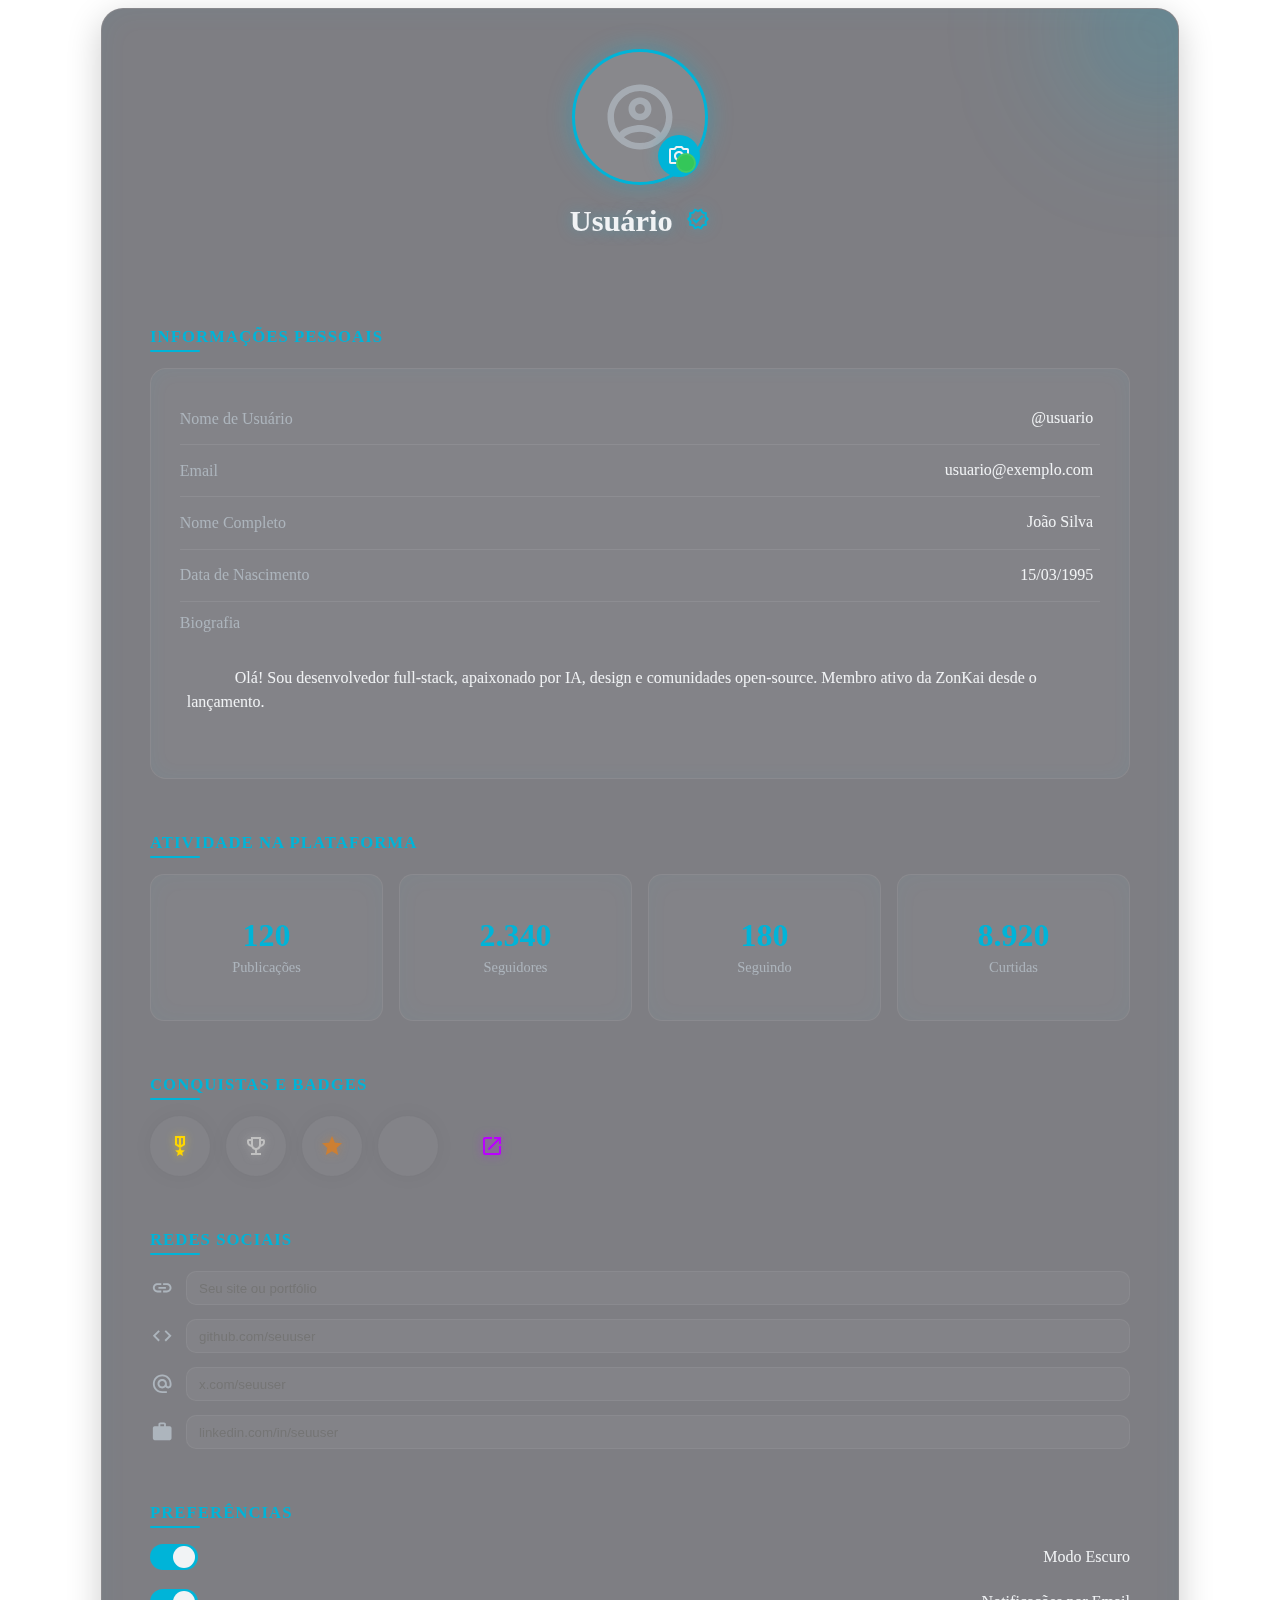
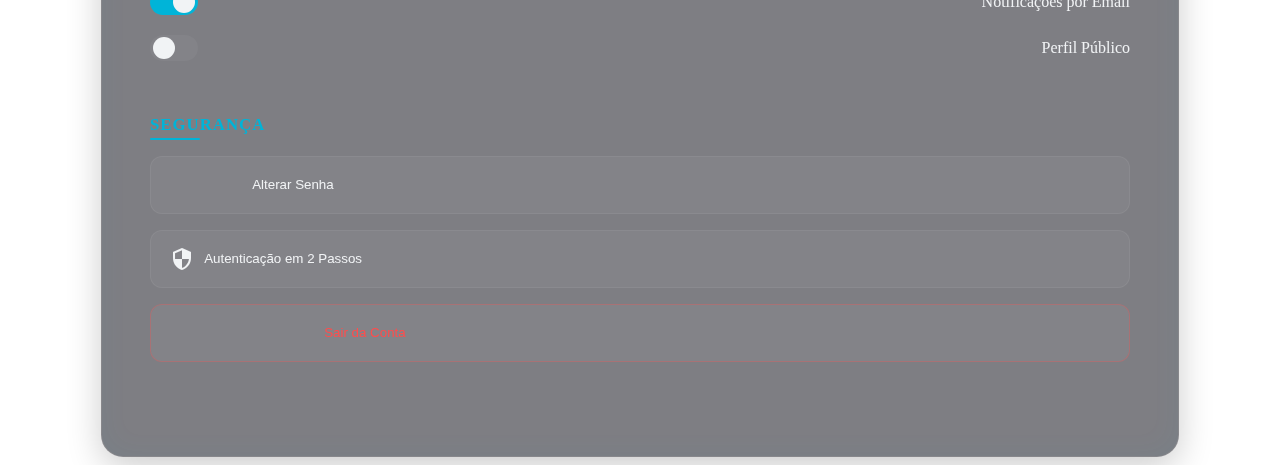
<file: accounts/profile.html>
<!DOCTYPE html>
<html lang="pt-br">
<head>
  <meta charset="UTF-8" />
  <meta name="viewport" content="width=device-width, initial-scale=1.0" />
  <title>Meu Perfil - ZonKai</title>

  <link rel="stylesheet" href="./css/profile.css" />
  <link href="https://fonts.googleapis.com/icon?family=Material+Icons+Outlined" rel="stylesheet">
  <link href="https://fonts.googleapis.com/css2?family=Outfit:wght@300;400;500;600;700&display=swap" rel="stylesheet">

  <script src="./js/profile.js" defer></script>
</head>
<body>

  <div class="profile-container">
    <!-- Cabeçalho -->
    <div class="profile-header">
      <div class="avatar-area">
        <div class="profile-avatar" id="profile-avatar" tabindex="0" role="button" aria-label="Alterar foto de perfil">
          <span class="material-icons-outlined">account_circle</span>
        </div>
        <button class="avatar-edit-btn" title="Alterar foto" aria-label="Alterar foto de perfil">
          <span class="material-icons-outlined">photo_camera</span>
        </button>
        <div class="status-indicator online" title="Online"></div>
      </div>

      <div class="header-info">
        <h2 id="profile-username" class="editable-inline" contenteditable="false">
          Usuário
          <span class="verified-badge" title="Conta verificada">
            <span class="material-icons-outlined">verified</span>
          </span>
        </h2>
      </div>
    </div>
    
    <!-- Informações da Conta -->
    <section class="profile-section">
      <h3>Informações Pessoais</h3>
      <div class="profile-info">
        <div class="info-item">
          <span class="label">Nome de Usuário</span>
          <span class="value editable" id="profile-username-edit" contenteditable="true">@usuario</span>
        </div>
        <div class="info-item">
          <span class="label">Email</span>
          <span class="value editable" id="profile-email" contenteditable="true">usuario@exemplo.com</span>
        </div>
        <div class="info-item">
          <span class="label">Nome Completo</span>
          <span class="value editable" id="profile-fullname" contenteditable="true">João Silva</span>
        </div>
        <div class="info-item">
          <span class="label">Data de Nascimento</span>
          <span class="value editable" id="profile-birthdate" contenteditable="true">15/03/1995</span>
        </div>
        <div class="info-item bio">
          <span class="label">Biografia</span>
          <span class="value editable" id="profile-bio" contenteditable="true">
            Olá! Sou desenvolvedor full-stack, apaixonado por IA, design e comunidades open-source. Membro ativo da ZonKai desde o lançamento.
          </span>
        </div>
      </div>
    </section>

    <!-- Estatísticas -->
    <section class="profile-section">
      <h3>Atividade na Plataforma</h3>
      <div class="stats-grid">
        <div class="stat-card">
          <span class="stat-number" id="stat-posts">120</span>
          <span class="stat-label">Publicações</span>
        </div>
        <div class="stat-card">
          <span class="stat-number" id="stat-followers">2.340</span>
          <span class="stat-label">Seguidores</span>
        </div>
        <div class="stat-card">
          <span class="stat-number" id="stat-following">180</span>
          <span class="stat-label">Seguindo</span>
        </div>
        <div class="stat-card">
          <span class="stat-number" id="stat-likes">8.920</span>
          <span class="stat-label">Curtidas</span>
        </div>
      </div>
    </section>

    <!-- Conquistas -->
    <section class="profile-section">
      <h3>Conquistas e Badges</h3>
      <div class="badges">
        <div class="badge gold" title="Membro Fundador">
          <span class="material-icons-outlined">military_tech</span>
        </div>
        <div class="badge silver" title="Top Contribuidor">
          <span class="material-icons-outlined">emoji_events</span>
        </div>
        <div class="badge bronze" title="Primeira Publicação">
          <span class="material-icons-outlined">star</span>
        </div>
        <div class="badge special" title="Early Adopter">
          <span class="material-icons-outlined">rocket_launch</span>
        </div>
      </div>
    </section>

    <!-- Links Sociais -->
    <section class="profile-section">
      <h3>Redes Sociais</h3>
      <div class="social-links">
        <div class="social-item">
          <span class="material-icons-outlined">link</span>
          <input type="url" class="social-input editable" id="social-website" placeholder="Seu site ou portfólio" />
        </div>
        <div class="social-item">
          <span class="material-icons-outlined">code</span>
          <input type="url" class="social-input editable" id="social-github" placeholder="github.com/seuuser" />
        </div>
        <div class="social-item">
          <span class="material-icons-outlined">alternate_email</span>
          <input type="url" class="social-input editable" id="social-twitter" placeholder="x.com/seuuser" />
        </div>
        <div class="social-item">
          <span class="material-icons-outlined">work</span>
          <input type="url" class="social-input editable" id="social-linkedin" placeholder="linkedin.com/in/seuuser" />
        </div>
      </div>
    </section>

    <!-- Preferências -->
    <section class="profile-section">
      <h3>Preferências</h3>
      <div class="preferences">
        <label class="switch-label">
          <input type="checkbox" id="pref-darkmode" checked />
          <span class="switch"></span>
          Modo Escuro
        </label>
        <label class="switch-label">
          <input type="checkbox" id="pref-notifications" checked />
          <span class="switch"></span>
          Notificações por Email
        </label>
        <label class="switch-label">
          <input type="checkbox" id="pref-public" />
          <span class="switch"></span>
          Perfil Público
        </label>
      </div>
    </section>

    <!-- Segurança -->
    <section class="profile-section">
      <h3>Segurança</h3>
      <div class="security-actions">
        <button class="action-btn">
          <span class="material-icons-outlined">key</span>
          Alterar Senha
        </button>
        <button class="action-btn">
          <span class="material-icons-outlined">security</span>
          Autenticação em 2 Passos
        </button>
        <button class="action-btn danger">
          <span class="material-icons-outlined">logout</span>
          Sair da Conta
        </button>
      </div>
    </section>
  </div>

</body>
</html>
</file>
<file: accounts/css/profile.css>
/* ===== VARIÁVEIS PARA TEMAS ===== */
:root {
  --profile-bg: rgba(20, 20, 30, 0.55);
  --profile-border: rgba(255, 255, 255, 0.08);
  --text-primary: #f1f3f5;
  --highlight-color: #00b4d8;
  --highlight-glow: rgba(0, 180, 216, 0.35);
  --secondary-text: #adb5bd;
  --surface-bg: rgba(255, 255, 255, 0.04);
  --surface-border: rgba(255, 255, 255, 0.06);
  --danger-color: #ff4d4d;
  --success-color: #34c759;
}

[data-theme="light"] {
  --profile-bg: rgba(245, 245, 250, 0.55);
  --profile-border: rgba(0, 0, 0, 0.08);
  --text-primary: #1a1a1a;
  --highlight-color: #007bff;
  --highlight-glow: rgba(0, 123, 255, 0.35);
  --secondary-text: #6c757d;
  --surface-bg: rgba(0, 0, 0, 0.03);
  --surface-border: rgba(0, 0, 0, 0.06);
  --danger-color: #dc3545;
  --success-color: #28a745;
}

/* ===== CONTAINER PRINCIPAL ===== */
.profile-container {
  width: 100%;
  max-width: 980px;
  margin: 0 auto;
  background: var(--profile-bg);
  border: 1px solid var(--profile-border);
  border-radius: 22px;
  backdrop-filter: blur(18px) saturate(160%);
  -webkit-backdrop-filter: blur(18px) saturate(160%);
  color: var(--text-primary);
  padding: 2.5rem 3rem;
  box-shadow: 0 10px 35px rgba(0, 0, 0, 0.2), inset 0 0 30px rgba(var(--highlight-rgb, 0, 180, 216), 0.05);
  position: relative;
  overflow: hidden;
  animation: fadeIn 0.6s ease;
}

[data-theme="light"] .profile-container {
  box-shadow: 0 10px 35px rgba(0, 0, 0, 0.1), inset 0 0 30px rgba(var(--highlight-rgb, 0, 123, 255), 0.05);
}

.profile-container::before {
  content: "";
  position: absolute;
  top: -100px;
  right: -100px;
  width: 240px;
  height: 240px;
  background: radial-gradient(circle, var(--highlight-glow), transparent 70%);
  filter: blur(60px);
  z-index: 0;
  pointer-events: none;
}

/* ===== CABEÇALHO ===== */
.profile-header {
  display: flex;
  flex-direction: column;
  align-items: center;
  gap: 1.2rem;
  text-align: center;
  margin-bottom: 5.5rem;
  z-index: 2;
  position: relative;
}

.profile-header h2 {
  margin: 0;
  font-size: 1.9rem;
  font-weight: 600;
  color: var(--text-primary);
  text-shadow: 0 0 15px var(--highlight-glow);
}

.verified-badge {
  color: var(--highlight-color);
  font-size: 1.4rem;
  margin-left: 6px;
}

/* ===== AVATAR ===== */
.avatar-area {
  position: relative;
}

.profile-avatar {
  width: 130px;
  height: 130px;
  border-radius: 50%;
  background: rgba(255, 255, 255, 0.08);
  border: 3px solid var(--highlight-color);
  display: flex;
  align-items: center;
  justify-content: center;
  overflow: hidden;
  transition: 0.35s ease;
  box-shadow: 0 0 25px var(--highlight-glow);
  cursor: pointer;
}

[data-theme="light"] .profile-avatar {
  background: rgba(0, 0, 0, 0.08);
}

.profile-avatar img {
  width: 100%;
  height: 100%;
  object-fit: cover;
}

.profile-avatar:hover {
  transform: scale(1.08);
  border-color: var(--highlight-color);
  box-shadow: 0 0 40px var(--highlight-glow);
}

.profile-avatar .material-icons-outlined {
  font-size: 78px;
  color: var(--secondary-text);
  opacity: 0.8;
}

.avatar-edit-btn {
  position: absolute;
  bottom: 8px;
  right: 8px;
  width: 42px;
  height: 42px;
  border-radius: 50%;
  background: var(--highlight-color);
  color: var(--text-primary);
  border: none;
  cursor: pointer;
  display: flex;
  align-items: center;
  justify-content: center;
  transition: 0.3s;
  box-shadow: 0 0 15px var(--highlight-glow);
}

[data-theme="light"] .avatar-edit-btn {
  color: #fff;
}

.avatar-edit-btn:hover {
  background: var(--highlight-color);
  transform: scale(1.1);
}

.status-indicator {
  position: absolute;
  bottom: 12px;
  right: 12px;
  width: 16px;
  height: 16px;
  background: var(--success-color);
  border: 2px solid var(--profile-border);
  border-radius: 50%;
}

/* ===== SEÇÕES ===== */
.profile-section {
  margin-bottom: 3.4rem;
  z-index: 2;
  position: relative;
}

.profile-section h3 {
  font-size: 1.05rem;
  color: var(--highlight-color);
  font-weight: 600;
  text-transform: uppercase;
  letter-spacing: 1px;
  margin-bottom: 1.3rem;
  position: relative;
}

.profile-section h3::after {
  content: '';
  position: absolute;
  bottom: -5px;
  left: 0;
  width: 50px;
  height: 2px;
  background: var(--highlight-color);
  border-radius: 2px;
}

/* ===== INFO ===== */
.profile-info {
  background: var(--surface-bg);
  border: 1px solid var(--surface-border);
  border-radius: 16px;
  padding: 1.5rem 1.8rem;
  box-shadow: inset 0 0 20px rgba(var(--highlight-rgb, 0, 180, 216), 0.05);
}

.info-item {
  display: flex;
  justify-content: space-between;
  align-items: center;
  padding: 12px 0;
  border-bottom: 1px solid var(--profile-border);
}

.info-item:last-child {
  border-bottom: none;
}

.label {
  color: var(--secondary-text);
  font-weight: 500;
  min-width: 140px;
}

.value {
  color: var(--text-primary);
  font-weight: 500;
  text-align: right;
  flex: 1;
}

.editable {
  border: 1px dashed transparent;
  padding: 3px 6px;
  border-radius: 6px;
  transition: 0.3s;
  min-height: 1.2em;
  display: inline-block;
  width: 100%;
}

.editable:hover,
.editable:focus {
  border-color: var(--highlight-color);
  background: rgba(var(--highlight-rgb, 0, 180, 216), 0.08);
  outline: none;
  color: var(--text-primary);
}

.info-item.bio {
  flex-direction: column;
  align-items: flex-start;
}

.info-item.bio .label {
  width: 100%;
  margin-bottom: 6px;
}

.info-item.bio .value {
  text-align: left;
  width: 100%;
  line-height: 1.5;
  white-space: pre-wrap;
  word-break: break-word;
}

/* ===== ESTATÍSTICAS ===== */
.stats-grid {
  display: grid;
  grid-template-columns: repeat(auto-fit, minmax(140px, 1fr));
  gap: 1rem;
  align-items: stretch;
}

.stat-card {
  display: flex;
  flex-direction: column;
  align-items: center;
  justify-content: center;
  gap: 8px;
  background: var(--surface-bg);
  border-radius: 14px;
  padding: 1.4rem;
  text-align: center;
  border: 1px solid var(--surface-border);
  transition: 0.3s ease;
  min-height: 100px;
  box-shadow: inset 0 0 25px rgba(var(--highlight-rgb, 0, 180, 216), 0.04);
}

.stat-card:hover {
  transform: translateY(-4px);
  border-color: var(--highlight-color);
  box-shadow: 0 0 18px var(--highlight-glow);
}

.stat-number {
  font-size: 2rem;
  font-weight: 700;
  color: var(--highlight-color);
  line-height: 1;
}

.stat-label {
  font-size: 0.9rem;
  color: var(--secondary-text);
}

/* ===== BADGES, SOCIAL, PREFERÊNCIAS, SEGURANÇA ===== */
.badges { 
  display: flex; 
  flex-wrap: wrap; 
  gap: 16px; 
}

.badge { 
  width: 60px; 
  height: 60px; 
  border-radius: 50%; 
  display: flex; 
  align-items: center; 
  justify-content: center; 
  background: var(--surface-bg); 
  transition: 0.35s; 
  font-size: 1.8rem; 
  box-shadow: 0 0 20px rgba(0, 0, 0, 0.05); 
}

[data-theme="light"] .badge {
  box-shadow: 0 0 20px rgba(255, 255, 255, 0.05);
}

.badge:hover { 
  transform: scale(1.12); 
  box-shadow: 0 0 25px var(--highlight-glow); 
}

.badge.gold { 
  color: #ffd700; 
  text-shadow: 0 0 8px rgba(255, 215, 0, 0.6); 
}

.badge.silver { 
  color: #c0c0c0; 
  text-shadow: 0 0 8px rgba(192, 192, 192, 0.5); 
}

.badge.bronze { 
  color: #cd7f32; 
  text-shadow: 0 0 8px rgba(205, 127, 50, 0.5); 
}

.badge.special { 
  color: #bb00ff; 
  text-shadow: 0 0 10px rgba(187, 0, 255, 0.6); 
}

.social-links { 
  display: flex; 
  flex-direction: column; 
  gap: 14px; 
}

.social-item { 
  display: flex; 
  align-items: center; 
  gap: 12px; 
}

.social-item .material-icons-outlined { 
  font-size: 1.4rem; 
  color: var(--secondary-text); 
  width: 24px; 
  text-align: center; 
  flex-shrink: 0; 
}

.social-input { 
  flex: 1; 
  background: var(--surface-bg); 
  border: 1px solid var(--surface-border); 
  color: var(--text-primary); 
  padding: 8px 12px; 
  border-radius: 10px; 
  transition: 0.3s; 
}

.social-input:focus { 
  border-color: var(--highlight-color); 
  background: rgba(var(--highlight-rgb, 0, 180, 216), 0.08); 
  outline: none; 
}

.preferences { 
  display: flex; 
  flex-direction: column; 
  gap: 1.2rem; 
}

.switch-label { 
  display: flex; 
  align-items: center; 
  justify-content: space-between; 
  cursor: pointer; 
  gap: 14px; 
  font-weight: 500; 
  color: var(--text-primary); 
}

.switch { 
  position: relative; 
  width: 48px; 
  height: 26px; 
  background: var(--surface-bg); 
  border-radius: 50px; 
  flex-shrink: 0; 
  transition: 0.3s; 
}

.switch::after { 
  content: ''; 
  position: absolute; 
  width: 22px; 
  height: 22px; 
  border-radius: 50%; 
  background: var(--text-primary); 
  top: 2px; 
  left: 3px; 
  transition: 0.3s; 
}

[data-theme="light"] .switch::after {
  background: #fff;
}

input[type="checkbox"]:checked + .switch { 
  background: linear-gradient(135deg, var(--highlight-color), var(--highlight-color)); 
}

input[type="checkbox"]:checked + .switch::after { 
  transform: translateX(20px); 
}

.switch-label input[type="checkbox"] { 
  display: none; 
}

.security-actions { 
  display: flex; 
  flex-direction: column; 
  gap: 1rem; 
}

.action-btn { 
  display: flex; 
  align-items: center; 
  gap: 10px; 
  padding: 1rem 1.2rem; 
  background: var(--surface-bg); 
  border: 1px solid var(--surface-border); 
  border-radius: 12px; 
  color: var(--text-primary); 
  cursor: pointer; 
  transition: 0.3s; 
  font-weight: 500; 
}

.action-btn:hover { 
  border-color: var(--highlight-color); 
  background: rgba(var(--highlight-rgb, 0, 180, 216), 0.08); 
  transform: translateX(3px); 
}

.action-btn.danger { 
  color: var(--danger-color); 
  border-color: rgba(var(--danger-rgb, 255, 77, 77), 0.3); 
}

.action-btn.danger:hover { 
  background: rgba(var(--danger-rgb, 255, 77, 77), 0.1); 
}

/* ===== ANIMAÇÃO ===== */
@keyframes fadeIn {
  from { opacity: 0; transform: translateY(10px); }
  to { opacity: 1; transform: translateY(0); }
}

/* ===== RESPONSIVO ===== */
@media (max-width: 768px) {
  .profile-container { padding: 1.8rem; }
  .info-item { flex-direction: column; align-items: flex-start; gap: 6px; }
  .label { min-width: auto; }
  .stats-grid { grid-template-columns: 1fr 1fr; }
}

@media (max-width: 480px) {
  .stats-grid { grid-template-columns: 1fr; }
  .social-item { flex-direction: column; align-items: flex-start; }
  .social-item .material-icons-outlined { margin-bottom: 6px; }
}
</file>
